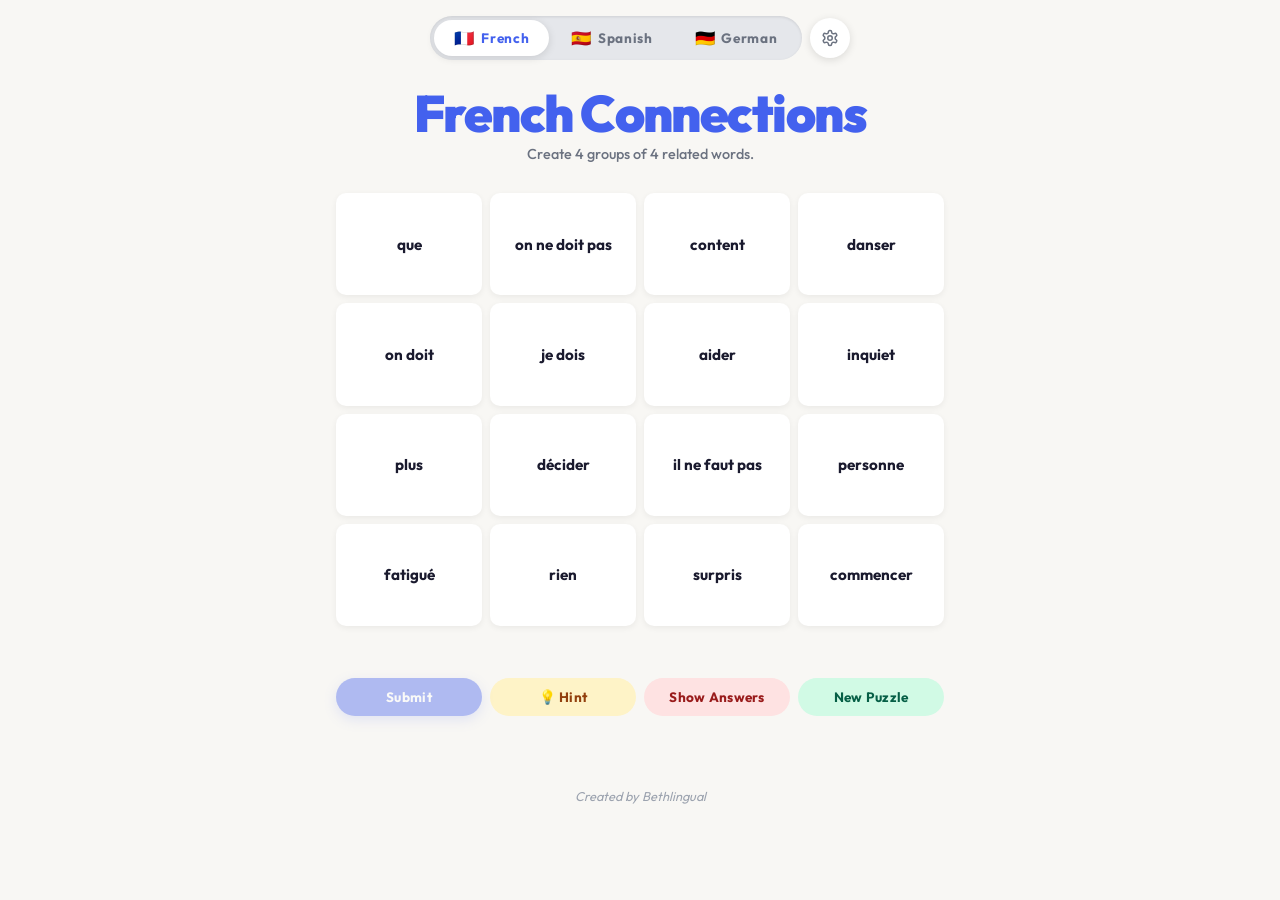
<file: index.html>
<!DOCTYPE html>
<html lang="en">
<head>
    <meta charset="UTF-8">
    <meta name="viewport" content="width=device-width, initial-scale=1.0">
    <title>Language Connections</title>
    <link rel="preconnect" href="https://fonts.googleapis.com">
    <link rel="preconnect" href="https://fonts.gstatic.com" crossorigin>
    <link href="https://fonts.googleapis.com/css2?family=Outfit:wght@400;600;700;900&family=Space+Grotesk:wght@400;500;700&display=swap" rel="stylesheet">
    <link rel="stylesheet" href="css/styles.css">
</head>
<body class="lang-fr">
    <!-- Settings modal -->
    <div id="modal-settings" class="modal-overlay hidden">
        <div class="modal-box">
            <div class="modal-header">
                <div class="modal-title" id="modal-title-text">Puzzle Settings</div>
                <button class="modal-close" id="btn-close-settings">
                    <svg xmlns="http://www.w3.org/2000/svg" width="20" height="20" fill="none" stroke="currentColor" stroke-width="2" stroke-linecap="round" stroke-linejoin="round" viewBox="0 0 24 24"><line x1="18" y1="6" x2="6" y2="18"/><line x1="6" y1="6" x2="18" y2="18"/></svg>
                </button>
            </div>
            <div class="modal-body">
                <p class="settings-hint" id="settings-hint-text">Select categories (minimum 4 required). The puzzle randomly picks 4 of your chosen categories each time.</p>
                <div id="settings-grouped-list"></div>
            </div>
            <div class="modal-footer">
                <div class="modal-meta-btns">
                    <button class="meta-btn" id="btn-select-all">Select all</button>
                    <span style="color:#e5e7eb">|</span>
                    <button class="meta-btn" id="btn-deselect-all">Deselect all</button>
                </div>
                <div id="settings-error" style="display:none; font-size:0.8rem; font-weight:700; color:#dc2626; background:#fee2e2; border:1.5px solid #fca5a5; border-radius:8px; padding:7px 12px; max-width:220px; text-align:center; line-height:1.3;">
                    Please select at least 4 categories before applying.
                </div>
                <button class="btn-apply" id="btn-save-settings">Apply & New Puzzle</button>
            </div>
        </div>
    </div>

    <!-- Main app -->
    <div class="top-bar">
        <div class="lang-bar">
            <div class="lang-toggle">
                <button class="lang-btn active" data-lang="fr"><span class="flag">🇫🇷</span> French</button>
                <button class="lang-btn" data-lang="es"><span class="flag">🇪🇸</span> Spanish</button>
                <button class="lang-btn" data-lang="de"><span class="flag">🇩🇪</span> German</button>
            </div>
            <button id="btn-settings" title="Settings">
                <svg xmlns="http://www.w3.org/2000/svg" width="18" height="18" viewBox="0 0 24 24" fill="none" stroke="currentColor" stroke-width="2" stroke-linecap="round" stroke-linejoin="round"><path d="M12.22 2h-.44a2 2 0 0 0-2 2v.18a2 2 0 0 1-1 1.73l-.43.25a2 2 0 0 1-2 0l-.15-.08a2 2 0 0 0-2.73.73l-.22.38a2 2 0 0 0 .73 2.73l.15.1a2 2 0 0 1 1 1.72v.51a2 2 0 0 1-1 1.74l-.15.09a2 2 0 0 0-.73 2.73l.22.38a2 2 0 0 0 2.73.73l.15-.08a2 2 0 0 1 2 0l.43.25a2 2 0 0 1 1 1.73V20a2 2 0 0 0 2 2h.44a2 2 0 0 0 2-2v-.18a2 2 0 0 1 1-1.73l.43-.25a2 2 0 0 1 2 0l.15.08a2 2 0 0 0 2.73-.73l.22-.39a2 2 0 0 0-.73-2.73l-.15-.08a2 2 0 0 1-1-1.74v-.5a2 2 0 0 1 1-1.74l.15-.09a2 2 0 0 0 .73-2.73l-.22-.38a2 2 0 0 0-2.73-.73l-.15.08a2 2 0 0 1-2 0l-.43-.25a2 2 0 0 1-1-1.73V4a2 2 0 0 0-2-2z"/><circle cx="12" cy="12" r="3"/></svg>
            </button>
        </div>
    </div>

    <header class="app-header">
        <h1 class="game-title" id="game-title">French Connections</h1>
        <p class="game-subtitle" id="game-subtitle">Create 4 groups of 4 related words.</p>
    </header>

    <div class="main-content">
        <div id="solved-area"></div>
        <div id="game-grid"></div>
        <div id="message-box"></div>
        <div class="btn-row">
            <button class="btn btn-submit" id="btn-submit" disabled>Submit</button>
            <button class="btn btn-hint" id="btn-hint">💡 Hint</button>
            <button class="btn btn-answers" id="btn-answers">Show Answers</button>
            <button class="btn btn-new" id="btn-new">New Puzzle</button>
        </div>
    </div>

    <footer>Created by Bethlingual</footer>

    <script src="js/data/french.js"></script>
    <script src="js/data/spanish.js"></script>
    <script src="js/data/german.js"></script>
    <script src="js/storage.js"></script>
    <script src="js/ui.js"></script>
    <script src="js/game.js"></script>
</body>
</html>
</file>
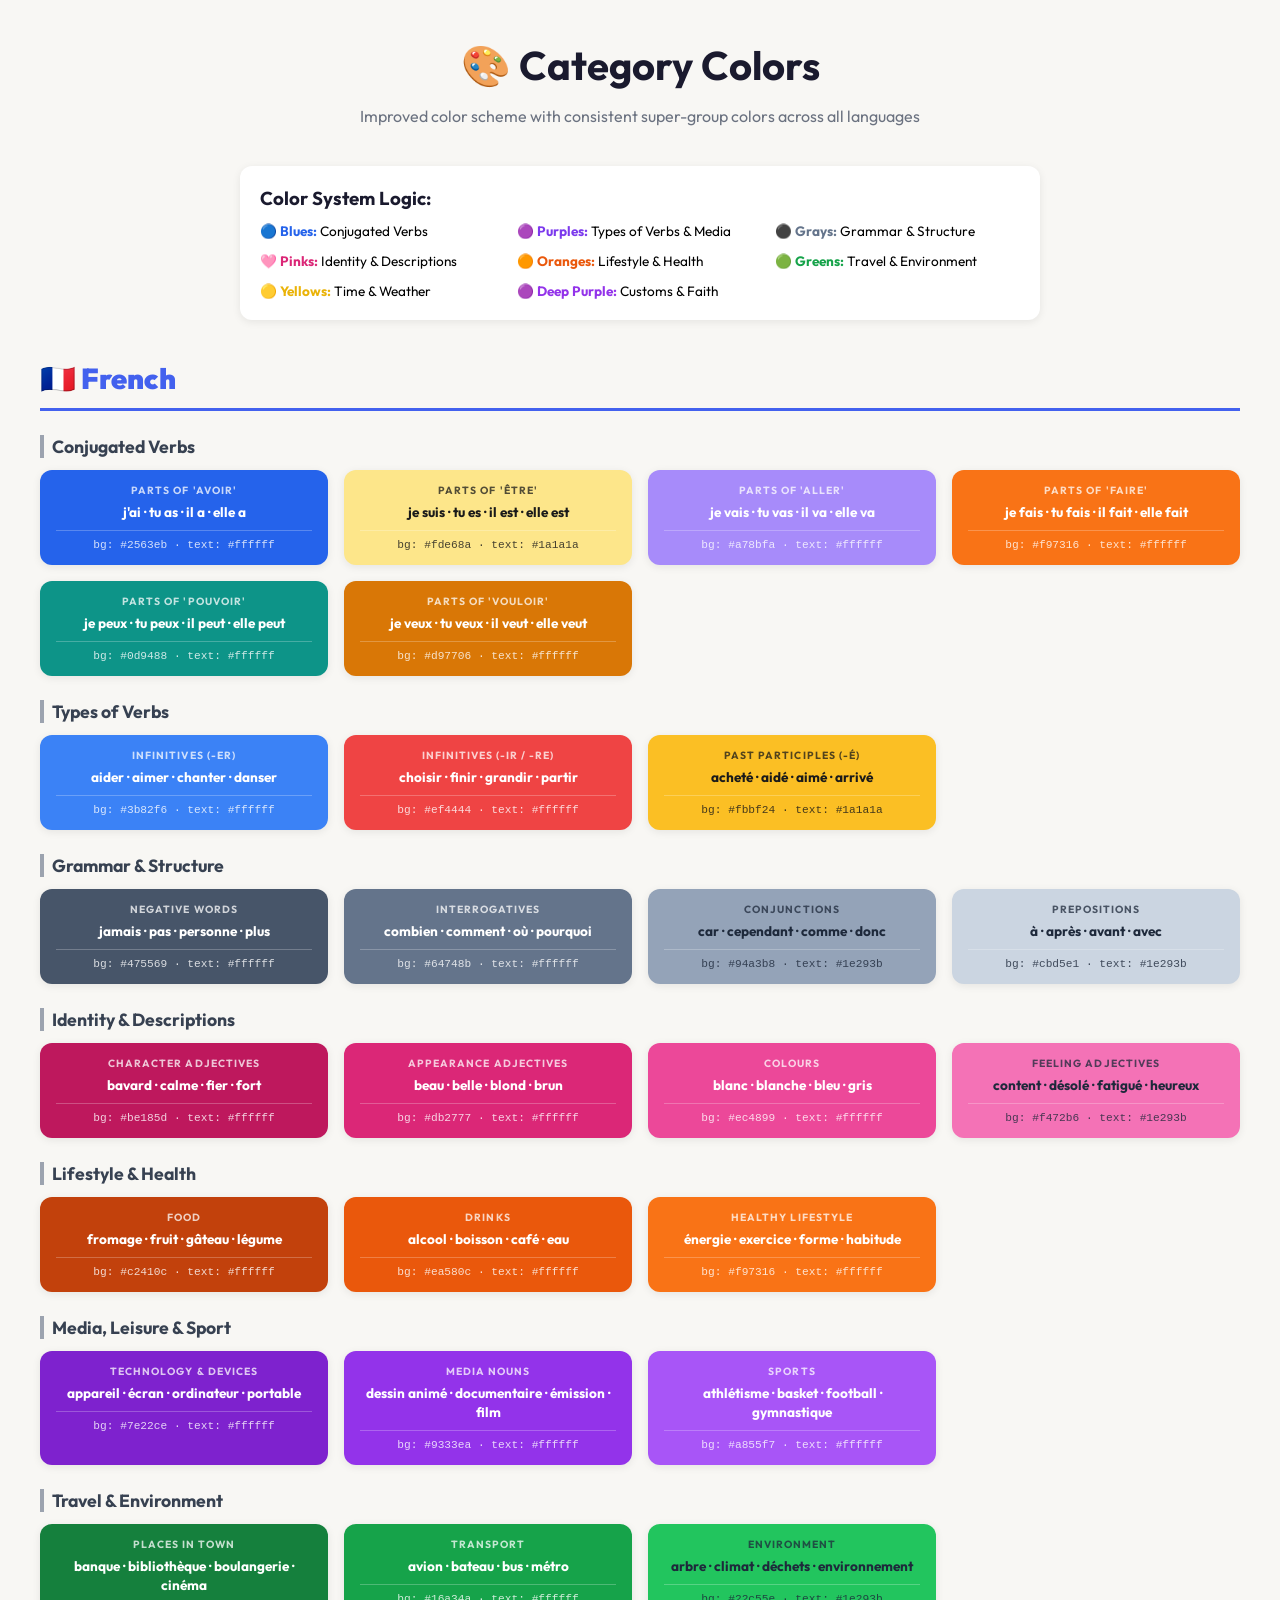
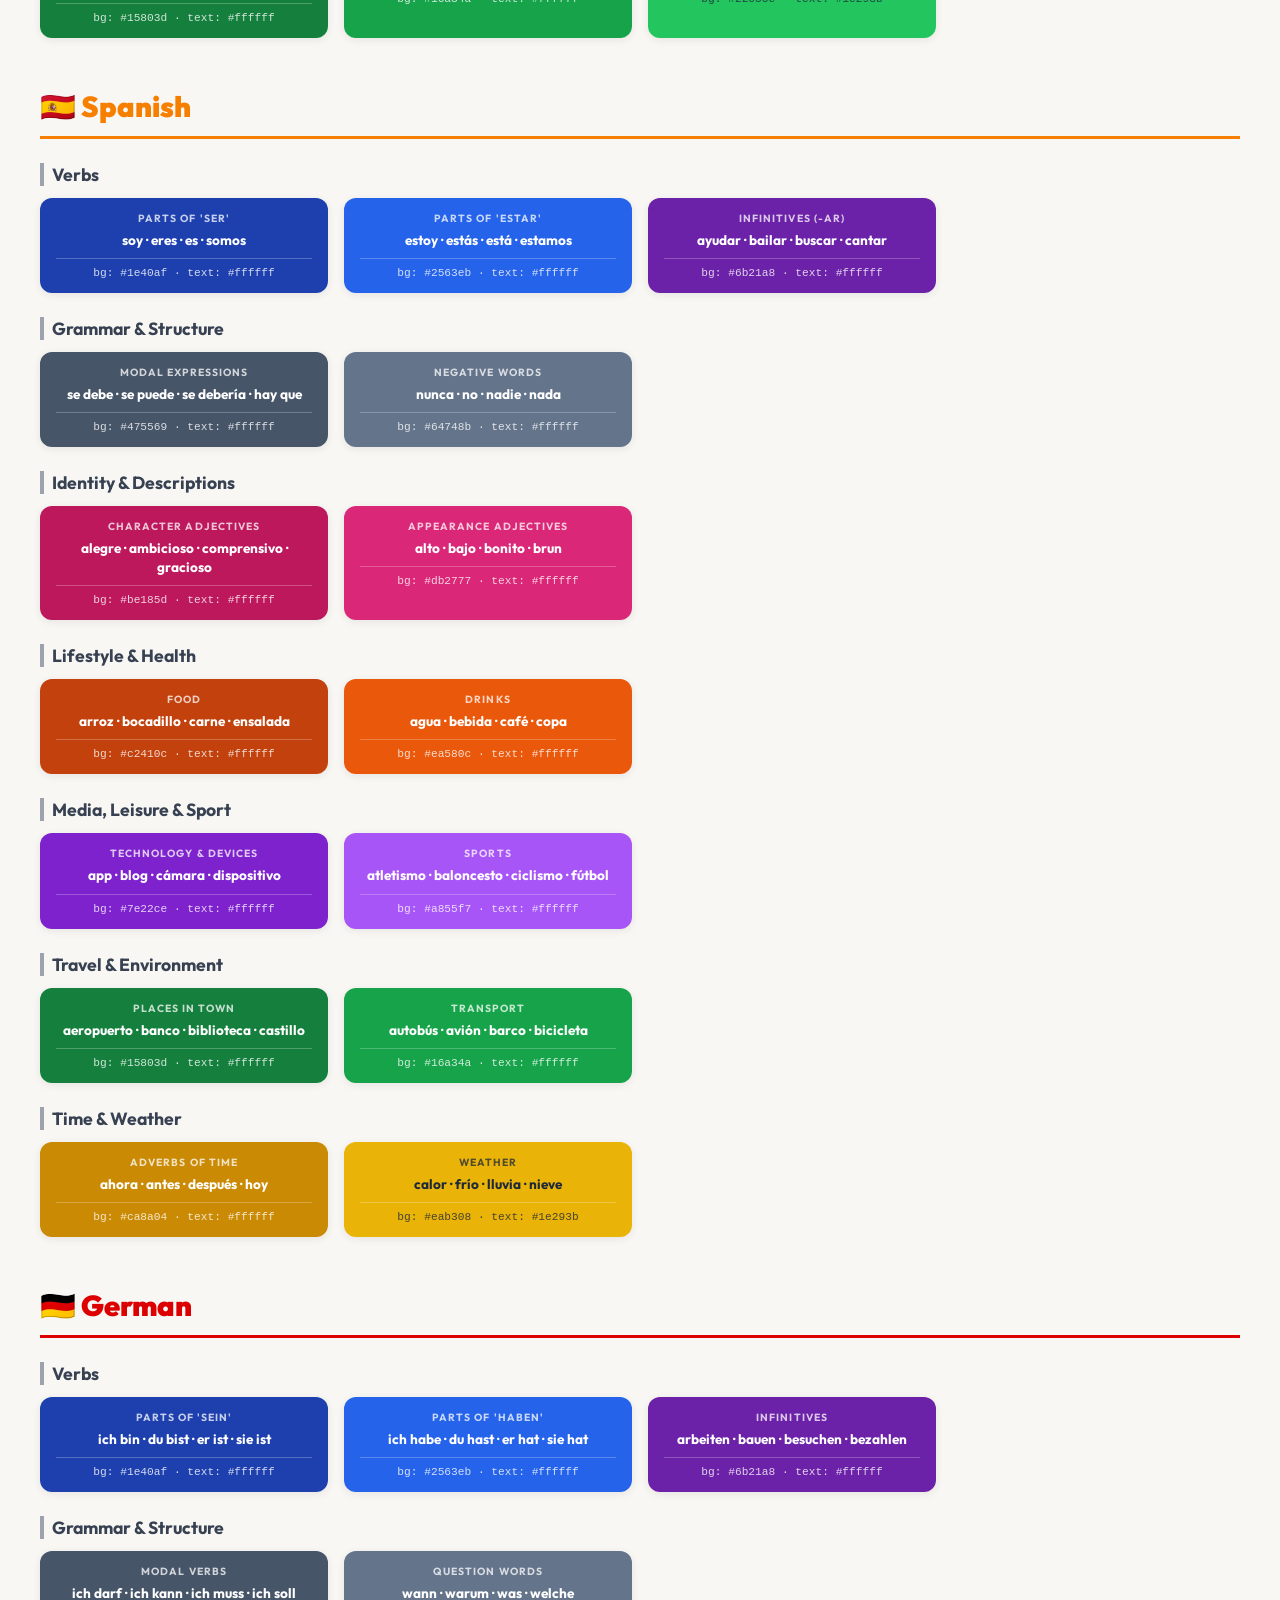
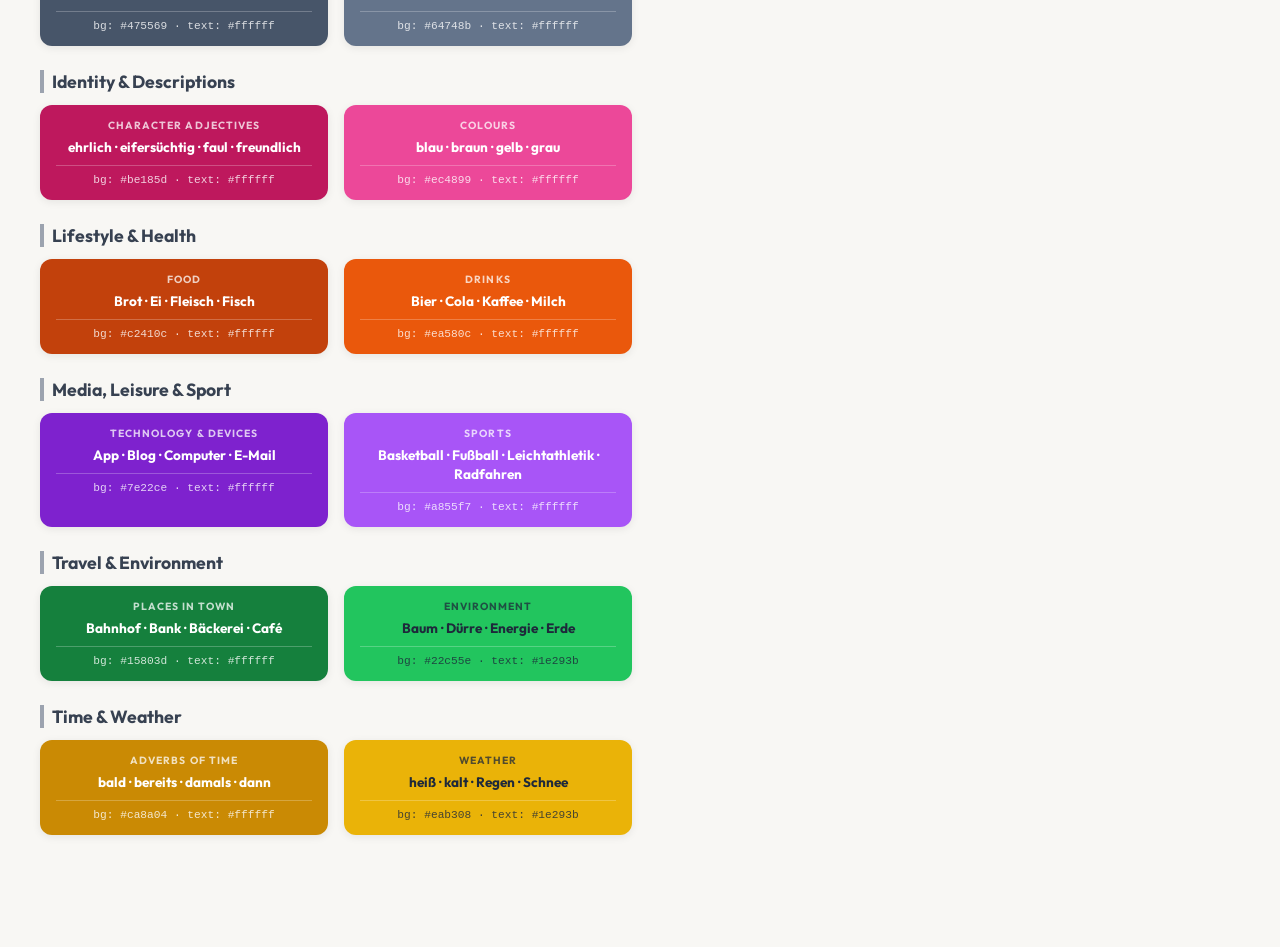
<file: designs/category-colours.html>
<!DOCTYPE html>
<html lang="en">
<head>
    <meta charset="UTF-8">
    <meta name="viewport" content="width=device-width, initial-scale=1.0">
    <title>Category Colors - Language Connections</title>
    <link rel="preconnect" href="https://fonts.googleapis.com">
    <link rel="preconnect" href="https://fonts.gstatic.com" crossorigin>
    <link href="https://fonts.googleapis.com/css2?family=Outfit:wght@400;600;700;900&display=swap" rel="stylesheet">
    <style>
        * { box-sizing: border-box; margin: 0; padding: 0; }
        
        body {
            font-family: 'Outfit', sans-serif;
            background: #f8f7f4;
            padding: 40px 20px;
        }

        .container {
            max-width: 1200px;
            margin: 0 auto;
        }

        h1 {
            text-align: center;
            margin-bottom: 16px;
            font-size: 2.5rem;
            color: #1a1a2e;
        }

        .subtitle {
            text-align: center;
            color: #6b7280;
            margin-bottom: 40px;
            font-size: 1rem;
        }

        .language-section {
            margin-bottom: 50px;
        }

        .language-title {
            font-size: 1.8rem;
            font-weight: 900;
            margin-bottom: 24px;
            padding-bottom: 12px;
            border-bottom: 3px solid #e5e7eb;
        }

        .language-title.french { color: #4361ee; border-color: #4361ee; }
        .language-title.spanish { color: #f77f00; border-color: #f77f00; }
        .language-title.german { color: #dd0000; border-color: #dd0000; }

        .categories-grid {
            display: grid;
            grid-template-columns: repeat(auto-fill, minmax(280px, 1fr));
            gap: 16px;
        }

        .category-card {
            border-radius: 12px;
            padding: 14px 16px;
            text-align: center;
            box-shadow: 0 2px 8px rgba(0,0,0,0.08);
            transition: transform 0.2s;
        }

        .category-card:hover {
            transform: translateY(-2px);
            box-shadow: 0 4px 12px rgba(0,0,0,0.12);
        }

        .cat-label {
            font-size: 0.65rem;
            font-weight: 700;
            text-transform: uppercase;
            letter-spacing: 0.1em;
            opacity: 0.75;
            margin-bottom: 6px;
        }

        .cat-words {
            font-size: 0.85rem;
            font-weight: 700;
            line-height: 1.4;
        }

        .color-info {
            margin-top: 8px;
            padding-top: 8px;
            border-top: 1px solid rgba(255,255,255,0.3);
            font-size: 0.7rem;
            font-family: monospace;
            opacity: 0.8;
        }

        .super-group-header {
            font-size: 1.1rem;
            font-weight: 700;
            color: #374151;
            margin: 24px 0 12px 0;
            padding-left: 8px;
            border-left: 4px solid #9ca3af;
        }
    </style>
</head>
<body>
    <div class="container">
        <h1>🎨 Category Colors</h1>
        <p class="subtitle">Improved color scheme with consistent super-group colors across all languages</p>
        
        <div style="max-width: 800px; margin: 0 auto 40px; padding: 20px; background: white; border-radius: 12px; box-shadow: 0 2px 8px rgba(0,0,0,0.08);">
            <h3 style="margin-bottom: 12px; color: #1a1a2e;">Color System Logic:</h3>
            <div style="display: grid; grid-template-columns: repeat(auto-fit, minmax(200px, 1fr)); gap: 12px; font-size: 0.85rem;">
                <div><strong style="color: #2563eb;">🔵 Blues:</strong> Conjugated Verbs</div>
                <div><strong style="color: #7c3aed;">🟣 Purples:</strong> Types of Verbs & Media</div>
                <div><strong style="color: #64748b;">⚫ Grays:</strong> Grammar & Structure</div>
                <div><strong style="color: #db2777;">🩷 Pinks:</strong> Identity & Descriptions</div>
                <div><strong style="color: #ea580c;">🟠 Oranges:</strong> Lifestyle & Health</div>
                <div><strong style="color: #16a34a;">🟢 Greens:</strong> Travel & Environment</div>
                <div><strong style="color: #eab308;">🟡 Yellows:</strong> Time & Weather</div>
                <div><strong style="color: #9333ea;">🟣 Deep Purple:</strong> Customs & Faith</div>
            </div>
        </div>

        <!-- FRENCH -->
        <div class="language-section">
            <h2 class="language-title french">🇫🇷 French</h2>

            <div class="super-group-header">Conjugated Verbs</div>
            <div class="categories-grid">
                <div class="category-card" style="background: #2563eb; color: #ffffff;">
                    <div class="cat-label">Parts of 'avoir'</div>
                    <div class="cat-words">j'ai · tu as · il a · elle a</div>
                    <div class="color-info">bg: #2563eb · text: #ffffff</div>
                </div>
                <div class="category-card" style="background: #fde68a; color: #1a1a1a;">
                    <div class="cat-label">Parts of 'être'</div>
                    <div class="cat-words">je suis · tu es · il est · elle est</div>
                    <div class="color-info">bg: #fde68a · text: #1a1a1a</div>
                </div>
                <div class="category-card" style="background: #a78bfa; color: #ffffff;">
                    <div class="cat-label">Parts of 'aller'</div>
                    <div class="cat-words">je vais · tu vas · il va · elle va</div>
                    <div class="color-info">bg: #a78bfa · text: #ffffff</div>
                </div>
                <div class="category-card" style="background: #f97316; color: #ffffff;">
                    <div class="cat-label">Parts of 'faire'</div>
                    <div class="cat-words">je fais · tu fais · il fait · elle fait</div>
                    <div class="color-info">bg: #f97316 · text: #ffffff</div>
                </div>
                <div class="category-card" style="background: #0d9488; color: #ffffff;">
                    <div class="cat-label">Parts of 'pouvoir'</div>
                    <div class="cat-words">je peux · tu peux · il peut · elle peut</div>
                    <div class="color-info">bg: #0d9488 · text: #ffffff</div>
                </div>
                <div class="category-card" style="background: #d97706; color: #ffffff;">
                    <div class="cat-label">Parts of 'vouloir'</div>
                    <div class="cat-words">je veux · tu veux · il veut · elle veut</div>
                    <div class="color-info">bg: #d97706 · text: #ffffff</div>
                </div>
            </div>

            <div class="super-group-header">Types of Verbs</div>
            <div class="categories-grid">
                <div class="category-card" style="background: #3b82f6; color: #ffffff;">
                    <div class="cat-label">Infinitives (-er)</div>
                    <div class="cat-words">aider · aimer · chanter · danser</div>
                    <div class="color-info">bg: #3b82f6 · text: #ffffff</div>
                </div>
                <div class="category-card" style="background: #ef4444; color: #ffffff;">
                    <div class="cat-label">Infinitives (-ir / -re)</div>
                    <div class="cat-words">choisir · finir · grandir · partir</div>
                    <div class="color-info">bg: #ef4444 · text: #ffffff</div>
                </div>
                <div class="category-card" style="background: #fbbf24; color: #1a1a1a;">
                    <div class="cat-label">Past Participles (-é)</div>
                    <div class="cat-words">acheté · aidé · aimé · arrivé</div>
                    <div class="color-info">bg: #fbbf24 · text: #1a1a1a</div>
                </div>
            </div>

            <div class="super-group-header">Grammar & Structure</div>
            <div class="categories-grid">
                <div class="category-card" style="background: #475569; color: #ffffff;">
                    <div class="cat-label">Negative Words</div>
                    <div class="cat-words">jamais · pas · personne · plus</div>
                    <div class="color-info">bg: #475569 · text: #ffffff</div>
                </div>
                <div class="category-card" style="background: #64748b; color: #ffffff;">
                    <div class="cat-label">Interrogatives</div>
                    <div class="cat-words">combien · comment · où · pourquoi</div>
                    <div class="color-info">bg: #64748b · text: #ffffff</div>
                </div>
                <div class="category-card" style="background: #94a3b8; color: #1e293b;">
                    <div class="cat-label">Conjunctions</div>
                    <div class="cat-words">car · cependant · comme · donc</div>
                    <div class="color-info">bg: #94a3b8 · text: #1e293b</div>
                </div>
                <div class="category-card" style="background: #cbd5e1; color: #1e293b;">
                    <div class="cat-label">Prepositions</div>
                    <div class="cat-words">à · après · avant · avec</div>
                    <div class="color-info">bg: #cbd5e1 · text: #1e293b</div>
                </div>
            </div>

            <div class="super-group-header">Identity & Descriptions</div>
            <div class="categories-grid">
                <div class="category-card" style="background: #be185d; color: #ffffff;">
                    <div class="cat-label">Character Adjectives</div>
                    <div class="cat-words">bavard · calme · fier · fort</div>
                    <div class="color-info">bg: #be185d · text: #ffffff</div>
                </div>
                <div class="category-card" style="background: #db2777; color: #ffffff;">
                    <div class="cat-label">Appearance Adjectives</div>
                    <div class="cat-words">beau · belle · blond · brun</div>
                    <div class="color-info">bg: #db2777 · text: #ffffff</div>
                </div>
                <div class="category-card" style="background: #ec4899; color: #ffffff;">
                    <div class="cat-label">Colours</div>
                    <div class="cat-words">blanc · blanche · bleu · gris</div>
                    <div class="color-info">bg: #ec4899 · text: #ffffff</div>
                </div>
                <div class="category-card" style="background: #f472b6; color: #1e293b;">
                    <div class="cat-label">Feeling Adjectives</div>
                    <div class="cat-words">content · désolé · fatigué · heureux</div>
                    <div class="color-info">bg: #f472b6 · text: #1e293b</div>
                </div>
            </div>

            <div class="super-group-header">Lifestyle & Health</div>
            <div class="categories-grid">
                <div class="category-card" style="background: #c2410c; color: #ffffff;">
                    <div class="cat-label">Food</div>
                    <div class="cat-words">fromage · fruit · gâteau · légume</div>
                    <div class="color-info">bg: #c2410c · text: #ffffff</div>
                </div>
                <div class="category-card" style="background: #ea580c; color: #ffffff;">
                    <div class="cat-label">Drinks</div>
                    <div class="cat-words">alcool · boisson · café · eau</div>
                    <div class="color-info">bg: #ea580c · text: #ffffff</div>
                </div>
                <div class="category-card" style="background: #f97316; color: #ffffff;">
                    <div class="cat-label">Healthy Lifestyle</div>
                    <div class="cat-words">énergie · exercice · forme · habitude</div>
                    <div class="color-info">bg: #f97316 · text: #ffffff</div>
                </div>
            </div>

            <div class="super-group-header">Media, Leisure & Sport</div>
            <div class="categories-grid">
                <div class="category-card" style="background: #7e22ce; color: #ffffff;">
                    <div class="cat-label">Technology & Devices</div>
                    <div class="cat-words">appareil · écran · ordinateur · portable</div>
                    <div class="color-info">bg: #7e22ce · text: #ffffff</div>
                </div>
                <div class="category-card" style="background: #9333ea; color: #ffffff;">
                    <div class="cat-label">Media Nouns</div>
                    <div class="cat-words">dessin animé · documentaire · émission · film</div>
                    <div class="color-info">bg: #9333ea · text: #ffffff</div>
                </div>
                <div class="category-card" style="background: #a855f7; color: #ffffff;">
                    <div class="cat-label">Sports</div>
                    <div class="cat-words">athlétisme · basket · football · gymnastique</div>
                    <div class="color-info">bg: #a855f7 · text: #ffffff</div>
                </div>
            </div>

            <div class="super-group-header">Travel & Environment</div>
            <div class="categories-grid">
                <div class="category-card" style="background: #15803d; color: #ffffff;">
                    <div class="cat-label">Places in Town</div>
                    <div class="cat-words">banque · bibliothèque · boulangerie · cinéma</div>
                    <div class="color-info">bg: #15803d · text: #ffffff</div>
                </div>
                <div class="category-card" style="background: #16a34a; color: #ffffff;">
                    <div class="cat-label">Transport</div>
                    <div class="cat-words">avion · bateau · bus · métro</div>
                    <div class="color-info">bg: #16a34a · text: #ffffff</div>
                </div>
                <div class="category-card" style="background: #22c55e; color: #1e293b;">
                    <div class="cat-label">Environment</div>
                    <div class="cat-words">arbre · climat · déchets · environnement</div>
                    <div class="color-info">bg: #22c55e · text: #1e293b</div>
                </div>
            </div>
        </div>

        <!-- SPANISH -->
        <div class="language-section">
            <h2 class="language-title spanish">🇪🇸 Spanish</h2>

            <div class="super-group-header">Verbs</div>
            <div class="categories-grid">
                <div class="category-card" style="background: #1e40af; color: #ffffff;">
                    <div class="cat-label">Parts of 'ser'</div>
                    <div class="cat-words">soy · eres · es · somos</div>
                    <div class="color-info">bg: #1e40af · text: #ffffff</div>
                </div>
                <div class="category-card" style="background: #2563eb; color: #ffffff;">
                    <div class="cat-label">Parts of 'estar'</div>
                    <div class="cat-words">estoy · estás · está · estamos</div>
                    <div class="color-info">bg: #2563eb · text: #ffffff</div>
                </div>
                <div class="category-card" style="background: #6b21a8; color: #ffffff;">
                    <div class="cat-label">Infinitives (-ar)</div>
                    <div class="cat-words">ayudar · bailar · buscar · cantar</div>
                    <div class="color-info">bg: #6b21a8 · text: #ffffff</div>
                </div>
            </div>

            <div class="super-group-header">Grammar & Structure</div>
            <div class="categories-grid">
                <div class="category-card" style="background: #475569; color: #ffffff;">
                    <div class="cat-label">Modal Expressions</div>
                    <div class="cat-words">se debe · se puede · se debería · hay que</div>
                    <div class="color-info">bg: #475569 · text: #ffffff</div>
                </div>
                <div class="category-card" style="background: #64748b; color: #ffffff;">
                    <div class="cat-label">Negative Words</div>
                    <div class="cat-words">nunca · no · nadie · nada</div>
                    <div class="color-info">bg: #64748b · text: #ffffff</div>
                </div>
            </div>

            <div class="super-group-header">Identity & Descriptions</div>
            <div class="categories-grid">
                <div class="category-card" style="background: #be185d; color: #ffffff;">
                    <div class="cat-label">Character Adjectives</div>
                    <div class="cat-words">alegre · ambicioso · comprensivo · gracioso</div>
                    <div class="color-info">bg: #be185d · text: #ffffff</div>
                </div>
                <div class="category-card" style="background: #db2777; color: #ffffff;">
                    <div class="cat-label">Appearance Adjectives</div>
                    <div class="cat-words">alto · bajo · bonito · brun</div>
                    <div class="color-info">bg: #db2777 · text: #ffffff</div>
                </div>
            </div>

            <div class="super-group-header">Lifestyle & Health</div>
            <div class="categories-grid">
                <div class="category-card" style="background: #c2410c; color: #ffffff;">
                    <div class="cat-label">Food</div>
                    <div class="cat-words">arroz · bocadillo · carne · ensalada</div>
                    <div class="color-info">bg: #c2410c · text: #ffffff</div>
                </div>
                <div class="category-card" style="background: #ea580c; color: #ffffff;">
                    <div class="cat-label">Drinks</div>
                    <div class="cat-words">agua · bebida · café · copa</div>
                    <div class="color-info">bg: #ea580c · text: #ffffff</div>
                </div>
            </div>

            <div class="super-group-header">Media, Leisure & Sport</div>
            <div class="categories-grid">
                <div class="category-card" style="background: #7e22ce; color: #ffffff;">
                    <div class="cat-label">Technology & Devices</div>
                    <div class="cat-words">app · blog · cámara · dispositivo</div>
                    <div class="color-info">bg: #7e22ce · text: #ffffff</div>
                </div>
                <div class="category-card" style="background: #a855f7; color: #ffffff;">
                    <div class="cat-label">Sports</div>
                    <div class="cat-words">atletismo · baloncesto · ciclismo · fútbol</div>
                    <div class="color-info">bg: #a855f7 · text: #ffffff</div>
                </div>
            </div>

            <div class="super-group-header">Travel & Environment</div>
            <div class="categories-grid">
                <div class="category-card" style="background: #15803d; color: #ffffff;">
                    <div class="cat-label">Places in Town</div>
                    <div class="cat-words">aeropuerto · banco · biblioteca · castillo</div>
                    <div class="color-info">bg: #15803d · text: #ffffff</div>
                </div>
                <div class="category-card" style="background: #16a34a; color: #ffffff;">
                    <div class="cat-label">Transport</div>
                    <div class="cat-words">autobús · avión · barco · bicicleta</div>
                    <div class="color-info">bg: #16a34a · text: #ffffff</div>
                </div>
            </div>

            <div class="super-group-header">Time & Weather</div>
            <div class="categories-grid">
                <div class="category-card" style="background: #ca8a04; color: #ffffff;">
                    <div class="cat-label">Adverbs of Time</div>
                    <div class="cat-words">ahora · antes · después · hoy</div>
                    <div class="color-info">bg: #ca8a04 · text: #ffffff</div>
                </div>
                <div class="category-card" style="background: #eab308; color: #1e293b;">
                    <div class="cat-label">Weather</div>
                    <div class="cat-words">calor · frío · lluvia · nieve</div>
                    <div class="color-info">bg: #eab308 · text: #1e293b</div>
                </div>
            </div>
        </div>

        <!-- GERMAN -->
        <div class="language-section">
            <h2 class="language-title german">🇩🇪 German</h2>

            <div class="super-group-header">Verbs</div>
            <div class="categories-grid">
                <div class="category-card" style="background: #1e40af; color: #ffffff;">
                    <div class="cat-label">Parts of 'sein'</div>
                    <div class="cat-words">ich bin · du bist · er ist · sie ist</div>
                    <div class="color-info">bg: #1e40af · text: #ffffff</div>
                </div>
                <div class="category-card" style="background: #2563eb; color: #ffffff;">
                    <div class="cat-label">Parts of 'haben'</div>
                    <div class="cat-words">ich habe · du hast · er hat · sie hat</div>
                    <div class="color-info">bg: #2563eb · text: #ffffff</div>
                </div>
                <div class="category-card" style="background: #6b21a8; color: #ffffff;">
                    <div class="cat-label">Infinitives</div>
                    <div class="cat-words">arbeiten · bauen · besuchen · bezahlen</div>
                    <div class="color-info">bg: #6b21a8 · text: #ffffff</div>
                </div>
            </div>

            <div class="super-group-header">Grammar & Structure</div>
            <div class="categories-grid">
                <div class="category-card" style="background: #475569; color: #ffffff;">
                    <div class="cat-label">Modal Verbs</div>
                    <div class="cat-words">ich darf · ich kann · ich muss · ich soll</div>
                    <div class="color-info">bg: #475569 · text: #ffffff</div>
                </div>
                <div class="category-card" style="background: #64748b; color: #ffffff;">
                    <div class="cat-label">Question Words</div>
                    <div class="cat-words">wann · warum · was · welche</div>
                    <div class="color-info">bg: #64748b · text: #ffffff</div>
                </div>
            </div>

            <div class="super-group-header">Identity & Descriptions</div>
            <div class="categories-grid">
                <div class="category-card" style="background: #be185d; color: #ffffff;">
                    <div class="cat-label">Character Adjectives</div>
                    <div class="cat-words">ehrlich · eifersüchtig · faul · freundlich</div>
                    <div class="color-info">bg: #be185d · text: #ffffff</div>
                </div>
                <div class="category-card" style="background: #ec4899; color: #ffffff;">
                    <div class="cat-label">Colours</div>
                    <div class="cat-words">blau · braun · gelb · grau</div>
                    <div class="color-info">bg: #ec4899 · text: #ffffff</div>
                </div>
            </div>

            <div class="super-group-header">Lifestyle & Health</div>
            <div class="categories-grid">
                <div class="category-card" style="background: #c2410c; color: #ffffff;">
                    <div class="cat-label">Food</div>
                    <div class="cat-words">Brot · Ei · Fleisch · Fisch</div>
                    <div class="color-info">bg: #c2410c · text: #ffffff</div>
                </div>
                <div class="category-card" style="background: #ea580c; color: #ffffff;">
                    <div class="cat-label">Drinks</div>
                    <div class="cat-words">Bier · Cola · Kaffee · Milch</div>
                    <div class="color-info">bg: #ea580c · text: #ffffff</div>
                </div>
            </div>

            <div class="super-group-header">Media, Leisure & Sport</div>
            <div class="categories-grid">
                <div class="category-card" style="background: #7e22ce; color: #ffffff;">
                    <div class="cat-label">Technology & Devices</div>
                    <div class="cat-words">App · Blog · Computer · E-Mail</div>
                    <div class="color-info">bg: #7e22ce · text: #ffffff</div>
                </div>
                <div class="category-card" style="background: #a855f7; color: #ffffff;">
                    <div class="cat-label">Sports</div>
                    <div class="cat-words">Basketball · Fußball · Leichtathletik · Radfahren</div>
                    <div class="color-info">bg: #a855f7 · text: #ffffff</div>
                </div>
            </div>

            <div class="super-group-header">Travel & Environment</div>
            <div class="categories-grid">
                <div class="category-card" style="background: #15803d; color: #ffffff;">
                    <div class="cat-label">Places in Town</div>
                    <div class="cat-words">Bahnhof · Bank · Bäckerei · Café</div>
                    <div class="color-info">bg: #15803d · text: #ffffff</div>
                </div>
                <div class="category-card" style="background: #22c55e; color: #1e293b;">
                    <div class="cat-label">Environment</div>
                    <div class="cat-words">Baum · Dürre · Energie · Erde</div>
                    <div class="color-info">bg: #22c55e · text: #1e293b</div>
                </div>
            </div>

            <div class="super-group-header">Time & Weather</div>
            <div class="categories-grid">
                <div class="category-card" style="background: #ca8a04; color: #ffffff;">
                    <div class="cat-label">Adverbs of Time</div>
                    <div class="cat-words">bald · bereits · damals · dann</div>
                    <div class="color-info">bg: #ca8a04 · text: #ffffff</div>
                </div>
                <div class="category-card" style="background: #eab308; color: #1e293b;">
                    <div class="cat-label">Weather</div>
                    <div class="cat-words">heiß · kalt · Regen · Schnee</div>
                    <div class="color-info">bg: #eab308 · text: #1e293b</div>
                </div>
            </div>
        </div>
    </div>
</body>
</html>
</file>
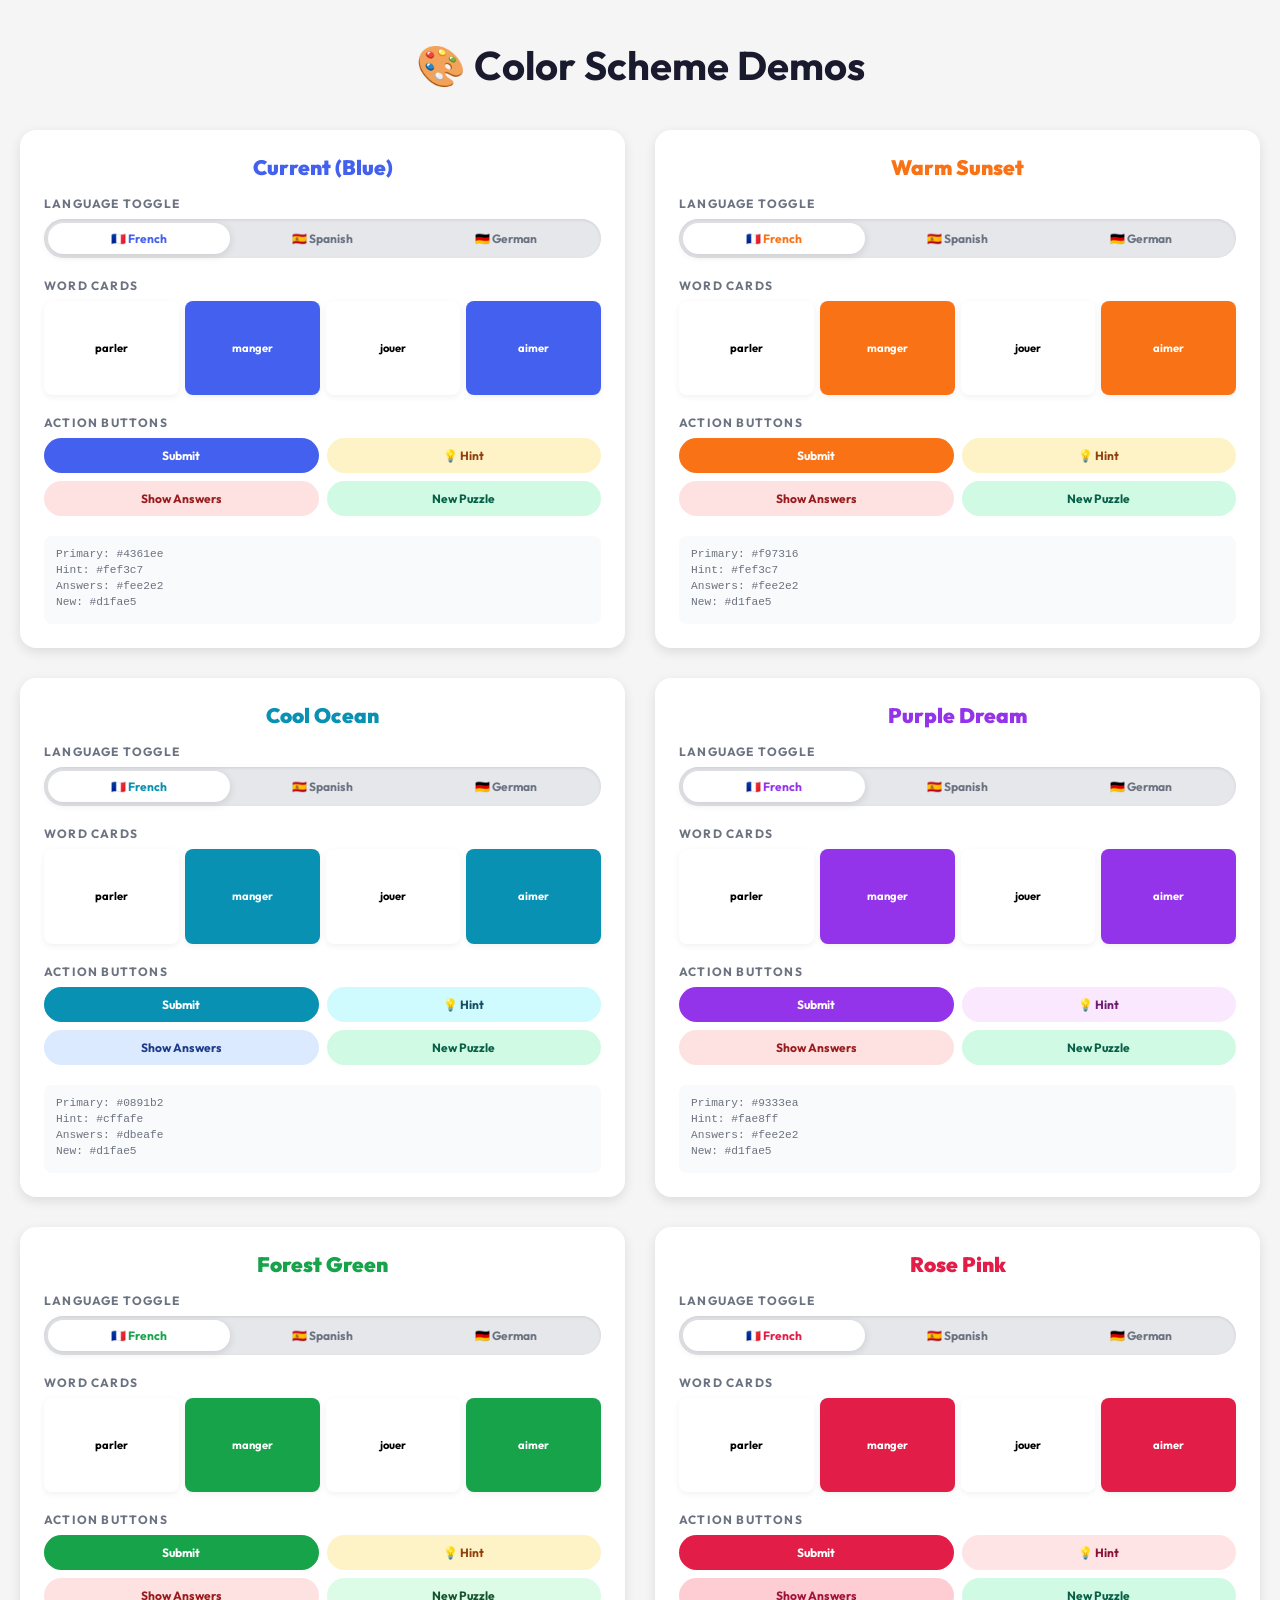
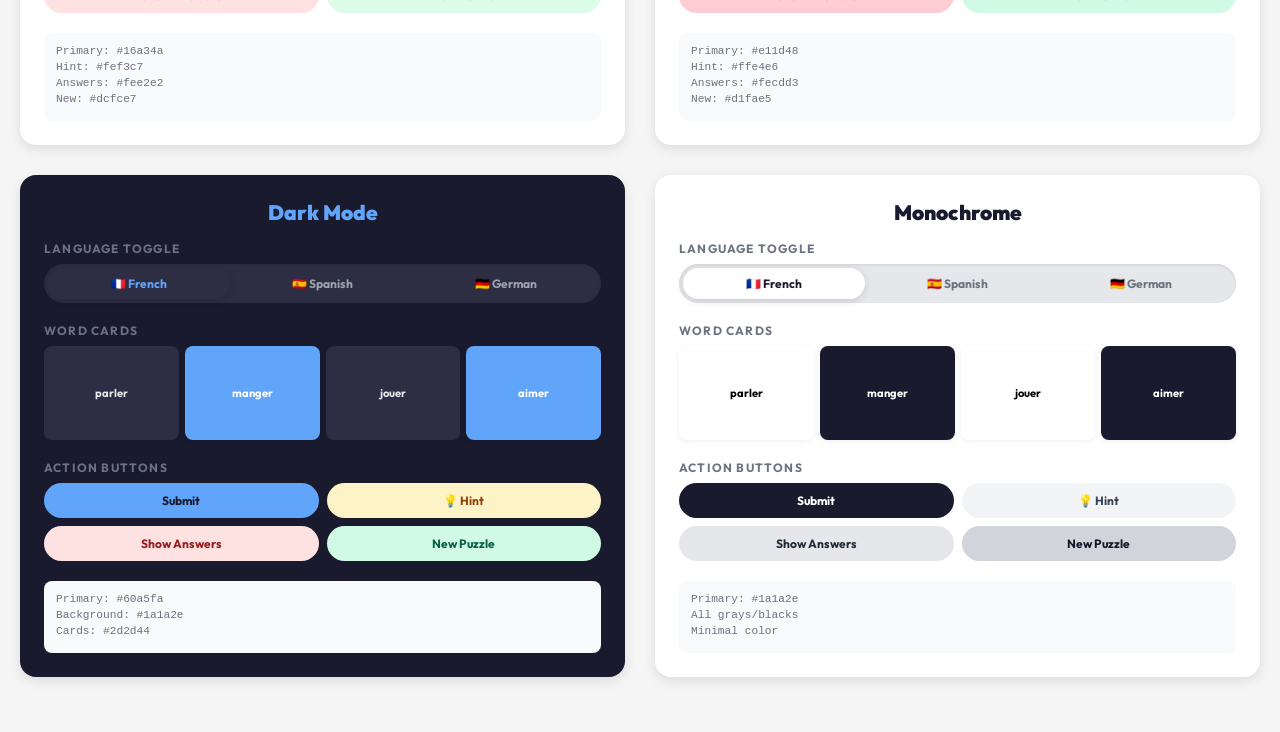
<file: designs/theme-schemes.html>
<!DOCTYPE html>
<html lang="en">
<head>
    <meta charset="UTF-8">
    <meta name="viewport" content="width=device-width, initial-scale=1.0">
    <title>Color Scheme Demos - Language Connections</title>
    <link rel="preconnect" href="https://fonts.googleapis.com">
    <link rel="preconnect" href="https://fonts.gstatic.com" crossorigin>
    <link href="https://fonts.googleapis.com/css2?family=Outfit:wght@400;600;700;900&display=swap" rel="stylesheet">
    <style>
        * { box-sizing: border-box; margin: 0; padding: 0; }
        
        body {
            font-family: 'Outfit', sans-serif;
            background: #f5f5f5;
            padding: 40px 20px;
        }

        .container {
            max-width: 1400px;
            margin: 0 auto;
        }

        h1 {
            text-align: center;
            margin-bottom: 40px;
            font-size: 2.5rem;
            color: #1a1a2e;
        }

        .schemes-grid {
            display: grid;
            grid-template-columns: repeat(auto-fit, minmax(400px, 1fr));
            gap: 30px;
        }

        .scheme-card {
            background: white;
            border-radius: 16px;
            padding: 24px;
            box-shadow: 0 4px 12px rgba(0,0,0,0.1);
        }

        .scheme-title {
            font-size: 1.3rem;
            font-weight: 900;
            margin-bottom: 16px;
            text-align: center;
        }

        .demo-section {
            margin-bottom: 20px;
        }

        .demo-label {
            font-size: 0.75rem;
            text-transform: uppercase;
            letter-spacing: 0.1em;
            color: #6b7280;
            margin-bottom: 8px;
            font-weight: 700;
        }

        .lang-toggle-demo {
            display: flex;
            background: #e5e7eb;
            border-radius: 100px;
            padding: 4px;
            gap: 2px;
            box-shadow: inset 0 1px 3px rgba(0,0,0,0.1);
            margin-bottom: 16px;
        }

        .lang-btn-demo {
            flex: 1;
            border: none;
            background: transparent;
            font-family: 'Outfit', sans-serif;
            font-weight: 700;
            font-size: 0.75rem;
            padding: 8px 12px;
            border-radius: 100px;
            color: #6b7280;
            text-align: center;
        }

        .lang-btn-demo.active {
            background: white;
            box-shadow: 0 2px 8px rgba(0,0,0,0.12);
        }

        .grid-demo {
            display: grid;
            grid-template-columns: repeat(4, 1fr);
            gap: 6px;
            margin-bottom: 16px;
        }

        .card-demo {
            aspect-ratio: 1 / 0.7;
            display: flex;
            align-items: center;
            justify-content: center;
            font-weight: 700;
            font-size: 0.7rem;
            padding: 4px;
            border-radius: 8px;
            background: white;
            border: 2px solid transparent;
            box-shadow: 0 2px 6px rgba(0,0,0,0.06);
            text-align: center;
        }

        .card-demo.selected {
            color: white !important;
        }

        .buttons-demo {
            display: grid;
            grid-template-columns: repeat(2, 1fr);
            gap: 8px;
        }

        .btn-demo {
            font-family: 'Outfit', sans-serif;
            font-weight: 700;
            font-size: 0.75rem;
            padding: 10px 8px;
            border-radius: 100px;
            border: none;
            text-align: center;
            color: white;
        }

        /* Current Scheme */
        .current .scheme-title { color: #4361ee; }
        .current .lang-btn-demo.active { color: #4361ee; }
        .current .card-demo.selected { background: #4361ee; }
        .current .btn-demo.submit { background: #4361ee; }
        .current .btn-demo.hint { background: #fef3c7; color: #92400e; }
        .current .btn-demo.answers { background: #fee2e2; color: #991b1b; }
        .current .btn-demo.new { background: #d1fae5; color: #065f46; }

        /* Warm Sunset */
        .warm .scheme-title { color: #f97316; }
        .warm .lang-btn-demo.active { color: #f97316; }
        .warm .card-demo.selected { background: #f97316; }
        .warm .btn-demo.submit { background: #f97316; }
        .warm .btn-demo.hint { background: #fef3c7; color: #92400e; }
        .warm .btn-demo.answers { background: #fee2e2; color: #991b1b; }
        .warm .btn-demo.new { background: #d1fae5; color: #065f46; }

        /* Cool Ocean */
        .ocean .scheme-title { color: #0891b2; }
        .ocean .lang-btn-demo.active { color: #0891b2; }
        .ocean .card-demo.selected { background: #0891b2; }
        .ocean .btn-demo.submit { background: #0891b2; }
        .ocean .btn-demo.hint { background: #cffafe; color: #164e63; }
        .ocean .btn-demo.answers { background: #dbeafe; color: #1e3a8a; }
        .ocean .btn-demo.new { background: #d1fae5; color: #065f46; }

        /* Purple Dream */
        .purple .scheme-title { color: #9333ea; }
        .purple .lang-btn-demo.active { color: #9333ea; }
        .purple .card-demo.selected { background: #9333ea; }
        .purple .btn-demo.submit { background: #9333ea; }
        .purple .btn-demo.hint { background: #fae8ff; color: #701a75; }
        .purple .btn-demo.answers { background: #fee2e2; color: #991b1b; }
        .purple .btn-demo.new { background: #d1fae5; color: #065f46; }

        /* Forest Green */
        .forest .scheme-title { color: #16a34a; }
        .forest .lang-btn-demo.active { color: #16a34a; }
        .forest .card-demo.selected { background: #16a34a; }
        .forest .btn-demo.submit { background: #16a34a; }
        .forest .btn-demo.hint { background: #fef3c7; color: #92400e; }
        .forest .btn-demo.answers { background: #fee2e2; color: #991b1b; }
        .forest .btn-demo.new { background: #dcfce7; color: #14532d; }

        /* Rose Pink */
        .rose .scheme-title { color: #e11d48; }
        .rose .lang-btn-demo.active { color: #e11d48; }
        .rose .card-demo.selected { background: #e11d48; }
        .rose .btn-demo.submit { background: #e11d48; }
        .rose .btn-demo.hint { background: #ffe4e6; color: #881337; }
        .rose .btn-demo.answers { background: #fecdd3; color: #9f1239; }
        .rose .btn-demo.new { background: #d1fae5; color: #065f46; }

        /* Dark Mode */
        .dark .scheme-title { color: #60a5fa; }
        .dark { background: #1a1a2e; }
        .dark .lang-toggle-demo { background: #2d2d44; }
        .dark .lang-btn-demo { color: #9ca3af; }
        .dark .lang-btn-demo.active { background: #2d2d44; color: #60a5fa; }
        .dark .card-demo { background: #2d2d44; color: #e5e7eb; }
        .dark .card-demo.selected { background: #60a5fa; color: #1a1a2e; }
        .dark .btn-demo.submit { background: #60a5fa; color: #1a1a2e; }
        .dark .btn-demo.hint { background: #fef3c7; color: #92400e; }
        .dark .btn-demo.answers { background: #fee2e2; color: #991b1b; }
        .dark .btn-demo.new { background: #d1fae5; color: #065f46; }

        /* Monochrome */
        .mono .scheme-title { color: #1a1a2e; }
        .mono .lang-btn-demo.active { color: #1a1a2e; }
        .mono .card-demo.selected { background: #1a1a2e; }
        .mono .btn-demo.submit { background: #1a1a2e; }
        .mono .btn-demo.hint { background: #f3f4f6; color: #374151; }
        .mono .btn-demo.answers { background: #e5e7eb; color: #1f2937; }
        .mono .btn-demo.new { background: #d1d5db; color: #111827; }

        .color-values {
            margin-top: 16px;
            padding: 12px;
            background: #f9fafb;
            border-radius: 8px;
            font-size: 0.7rem;
            font-family: monospace;
            color: #6b7280;
        }

        .color-values div {
            margin-bottom: 4px;
        }
    </style>
</head>
<body>
    <div class="container">
        <h1>🎨 Color Scheme Demos</h1>
        
        <div class="schemes-grid">
            <!-- Current Scheme -->
            <div class="scheme-card current">
                <h2 class="scheme-title">Current (Blue)</h2>
                
                <div class="demo-section">
                    <div class="demo-label">Language Toggle</div>
                    <div class="lang-toggle-demo">
                        <div class="lang-btn-demo active">🇫🇷 French</div>
                        <div class="lang-btn-demo">🇪🇸 Spanish</div>
                        <div class="lang-btn-demo">🇩🇪 German</div>
                    </div>
                </div>

                <div class="demo-section">
                    <div class="demo-label">Word Cards</div>
                    <div class="grid-demo">
                        <div class="card-demo">parler</div>
                        <div class="card-demo selected">manger</div>
                        <div class="card-demo">jouer</div>
                        <div class="card-demo selected">aimer</div>
                    </div>
                </div>

                <div class="demo-section">
                    <div class="demo-label">Action Buttons</div>
                    <div class="buttons-demo">
                        <div class="btn-demo submit">Submit</div>
                        <div class="btn-demo hint">💡 Hint</div>
                        <div class="btn-demo answers">Show Answers</div>
                        <div class="btn-demo new">New Puzzle</div>
                    </div>
                </div>

                <div class="color-values">
                    <div>Primary: #4361ee</div>
                    <div>Hint: #fef3c7</div>
                    <div>Answers: #fee2e2</div>
                    <div>New: #d1fae5</div>
                </div>
            </div>

            <!-- Warm Sunset -->
            <div class="scheme-card warm">
                <h2 class="scheme-title">Warm Sunset</h2>
                
                <div class="demo-section">
                    <div class="demo-label">Language Toggle</div>
                    <div class="lang-toggle-demo">
                        <div class="lang-btn-demo active">🇫🇷 French</div>
                        <div class="lang-btn-demo">🇪🇸 Spanish</div>
                        <div class="lang-btn-demo">🇩🇪 German</div>
                    </div>
                </div>

                <div class="demo-section">
                    <div class="demo-label">Word Cards</div>
                    <div class="grid-demo">
                        <div class="card-demo">parler</div>
                        <div class="card-demo selected">manger</div>
                        <div class="card-demo">jouer</div>
                        <div class="card-demo selected">aimer</div>
                    </div>
                </div>

                <div class="demo-section">
                    <div class="demo-label">Action Buttons</div>
                    <div class="buttons-demo">
                        <div class="btn-demo submit">Submit</div>
                        <div class="btn-demo hint">💡 Hint</div>
                        <div class="btn-demo answers">Show Answers</div>
                        <div class="btn-demo new">New Puzzle</div>
                    </div>
                </div>

                <div class="color-values">
                    <div>Primary: #f97316</div>
                    <div>Hint: #fef3c7</div>
                    <div>Answers: #fee2e2</div>
                    <div>New: #d1fae5</div>
                </div>
            </div>

            <!-- Cool Ocean -->
            <div class="scheme-card ocean">
                <h2 class="scheme-title">Cool Ocean</h2>
                
                <div class="demo-section">
                    <div class="demo-label">Language Toggle</div>
                    <div class="lang-toggle-demo">
                        <div class="lang-btn-demo active">🇫🇷 French</div>
                        <div class="lang-btn-demo">🇪🇸 Spanish</div>
                        <div class="lang-btn-demo">🇩🇪 German</div>
                    </div>
                </div>

                <div class="demo-section">
                    <div class="demo-label">Word Cards</div>
                    <div class="grid-demo">
                        <div class="card-demo">parler</div>
                        <div class="card-demo selected">manger</div>
                        <div class="card-demo">jouer</div>
                        <div class="card-demo selected">aimer</div>
                    </div>
                </div>

                <div class="demo-section">
                    <div class="demo-label">Action Buttons</div>
                    <div class="buttons-demo">
                        <div class="btn-demo submit">Submit</div>
                        <div class="btn-demo hint">💡 Hint</div>
                        <div class="btn-demo answers">Show Answers</div>
                        <div class="btn-demo new">New Puzzle</div>
                    </div>
                </div>

                <div class="color-values">
                    <div>Primary: #0891b2</div>
                    <div>Hint: #cffafe</div>
                    <div>Answers: #dbeafe</div>
                    <div>New: #d1fae5</div>
                </div>
            </div>

            <!-- Purple Dream -->
            <div class="scheme-card purple">
                <h2 class="scheme-title">Purple Dream</h2>
                
                <div class="demo-section">
                    <div class="demo-label">Language Toggle</div>
                    <div class="lang-toggle-demo">
                        <div class="lang-btn-demo active">🇫🇷 French</div>
                        <div class="lang-btn-demo">🇪🇸 Spanish</div>
                        <div class="lang-btn-demo">🇩🇪 German</div>
                    </div>
                </div>

                <div class="demo-section">
                    <div class="demo-label">Word Cards</div>
                    <div class="grid-demo">
                        <div class="card-demo">parler</div>
                        <div class="card-demo selected">manger</div>
                        <div class="card-demo">jouer</div>
                        <div class="card-demo selected">aimer</div>
                    </div>
                </div>

                <div class="demo-section">
                    <div class="demo-label">Action Buttons</div>
                    <div class="buttons-demo">
                        <div class="btn-demo submit">Submit</div>
                        <div class="btn-demo hint">💡 Hint</div>
                        <div class="btn-demo answers">Show Answers</div>
                        <div class="btn-demo new">New Puzzle</div>
                    </div>
                </div>

                <div class="color-values">
                    <div>Primary: #9333ea</div>
                    <div>Hint: #fae8ff</div>
                    <div>Answers: #fee2e2</div>
                    <div>New: #d1fae5</div>
                </div>
            </div>

            <!-- Forest Green -->
            <div class="scheme-card forest">
                <h2 class="scheme-title">Forest Green</h2>
                
                <div class="demo-section">
                    <div class="demo-label">Language Toggle</div>
                    <div class="lang-toggle-demo">
                        <div class="lang-btn-demo active">🇫🇷 French</div>
                        <div class="lang-btn-demo">🇪🇸 Spanish</div>
                        <div class="lang-btn-demo">🇩🇪 German</div>
                    </div>
                </div>

                <div class="demo-section">
                    <div class="demo-label">Word Cards</div>
                    <div class="grid-demo">
                        <div class="card-demo">parler</div>
                        <div class="card-demo selected">manger</div>
                        <div class="card-demo">jouer</div>
                        <div class="card-demo selected">aimer</div>
                    </div>
                </div>

                <div class="demo-section">
                    <div class="demo-label">Action Buttons</div>
                    <div class="buttons-demo">
                        <div class="btn-demo submit">Submit</div>
                        <div class="btn-demo hint">💡 Hint</div>
                        <div class="btn-demo answers">Show Answers</div>
                        <div class="btn-demo new">New Puzzle</div>
                    </div>
                </div>

                <div class="color-values">
                    <div>Primary: #16a34a</div>
                    <div>Hint: #fef3c7</div>
                    <div>Answers: #fee2e2</div>
                    <div>New: #dcfce7</div>
                </div>
            </div>

            <!-- Rose Pink -->
            <div class="scheme-card rose">
                <h2 class="scheme-title">Rose Pink</h2>
                
                <div class="demo-section">
                    <div class="demo-label">Language Toggle</div>
                    <div class="lang-toggle-demo">
                        <div class="lang-btn-demo active">🇫🇷 French</div>
                        <div class="lang-btn-demo">🇪🇸 Spanish</div>
                        <div class="lang-btn-demo">🇩🇪 German</div>
                    </div>
                </div>

                <div class="demo-section">
                    <div class="demo-label">Word Cards</div>
                    <div class="grid-demo">
                        <div class="card-demo">parler</div>
                        <div class="card-demo selected">manger</div>
                        <div class="card-demo">jouer</div>
                        <div class="card-demo selected">aimer</div>
                    </div>
                </div>

                <div class="demo-section">
                    <div class="demo-label">Action Buttons</div>
                    <div class="buttons-demo">
                        <div class="btn-demo submit">Submit</div>
                        <div class="btn-demo hint">💡 Hint</div>
                        <div class="btn-demo answers">Show Answers</div>
                        <div class="btn-demo new">New Puzzle</div>
                    </div>
                </div>

                <div class="color-values">
                    <div>Primary: #e11d48</div>
                    <div>Hint: #ffe4e6</div>
                    <div>Answers: #fecdd3</div>
                    <div>New: #d1fae5</div>
                </div>
            </div>

            <!-- Dark Mode -->
            <div class="scheme-card dark">
                <h2 class="scheme-title">Dark Mode</h2>
                
                <div class="demo-section">
                    <div class="demo-label">Language Toggle</div>
                    <div class="lang-toggle-demo">
                        <div class="lang-btn-demo active">🇫🇷 French</div>
                        <div class="lang-btn-demo">🇪🇸 Spanish</div>
                        <div class="lang-btn-demo">🇩🇪 German</div>
                    </div>
                </div>

                <div class="demo-section">
                    <div class="demo-label">Word Cards</div>
                    <div class="grid-demo">
                        <div class="card-demo">parler</div>
                        <div class="card-demo selected">manger</div>
                        <div class="card-demo">jouer</div>
                        <div class="card-demo selected">aimer</div>
                    </div>
                </div>

                <div class="demo-section">
                    <div class="demo-label">Action Buttons</div>
                    <div class="buttons-demo">
                        <div class="btn-demo submit">Submit</div>
                        <div class="btn-demo hint">💡 Hint</div>
                        <div class="btn-demo answers">Show Answers</div>
                        <div class="btn-demo new">New Puzzle</div>
                    </div>
                </div>

                <div class="color-values">
                    <div>Primary: #60a5fa</div>
                    <div>Background: #1a1a2e</div>
                    <div>Cards: #2d2d44</div>
                </div>
            </div>

            <!-- Monochrome -->
            <div class="scheme-card mono">
                <h2 class="scheme-title">Monochrome</h2>
                
                <div class="demo-section">
                    <div class="demo-label">Language Toggle</div>
                    <div class="lang-toggle-demo">
                        <div class="lang-btn-demo active">🇫🇷 French</div>
                        <div class="lang-btn-demo">🇪🇸 Spanish</div>
                        <div class="lang-btn-demo">🇩🇪 German</div>
                    </div>
                </div>

                <div class="demo-section">
                    <div class="demo-label">Word Cards</div>
                    <div class="grid-demo">
                        <div class="card-demo">parler</div>
                        <div class="card-demo selected">manger</div>
                        <div class="card-demo">jouer</div>
                        <div class="card-demo selected">aimer</div>
                    </div>
                </div>

                <div class="demo-section">
                    <div class="demo-label">Action Buttons</div>
                    <div class="buttons-demo">
                        <div class="btn-demo submit">Submit</div>
                        <div class="btn-demo hint">💡 Hint</div>
                        <div class="btn-demo answers">Show Answers</div>
                        <div class="btn-demo new">New Puzzle</div>
                    </div>
                </div>

                <div class="color-values">
                    <div>Primary: #1a1a2e</div>
                    <div>All grays/blacks</div>
                    <div>Minimal color</div>
                </div>
            </div>
        </div>
    </div>
</body>
</html>
</file>
<file: css/styles.css>
:root {
    --fr-primary: #1a1a2e;
    --fr-accent: #e63946;
    --fr-accent2: #4361ee;
    --es-primary: #1a1a0a;
    --es-accent: #f77f00;
    --es-accent2: #c9184a;
    --de-primary: #1a1a0a;
    --de-accent: #dd0000;
    --de-accent2: #ffce00;
    --bg: #f8f7f4;
    --surface: #ffffff;
    --text: #1a1a2e;
    --subtext: #6b7280;
    --border: #e5e7eb;
}

* { box-sizing: border-box; margin: 0; padding: 0; }

body {
    font-family: 'Outfit', sans-serif;
    background: var(--bg);
    min-height: 100vh;
    color: var(--text);
    position: relative;
    overflow-x: hidden;
    width: 100%;
    max-width: 100vw;
}

/* Language switcher */
.lang-bar {
    display: flex;
    align-items: center;
    justify-content: center;
    gap: 8px;
    position: relative;
}

.lang-toggle {
    display: flex;
    background: #e5e7eb;
    border-radius: 100px;
    padding: 4px;
    gap: 2px;
    box-shadow: inset 0 1px 3px rgba(0,0,0,0.1);
}

.lang-btn {
    border: none;
    background: transparent;
    cursor: pointer;
    font-family: 'Outfit', sans-serif;
    font-weight: 700;
    font-size: 0.75rem;
    padding: 8px 12px;
    border-radius: 100px;
    transition: all 0.25s ease;
    color: #6b7280;
    letter-spacing: 0.02em;
    display: flex;
    align-items: center;
    gap: 4px;
    white-space: nowrap;
}

@media (min-width: 480px) {
    .lang-btn {
        font-size: 0.85rem;
        padding: 8px 20px;
        gap: 6px;
        letter-spacing: 0.05em;
    }
}

.lang-btn .flag { font-size: 1.2em; }

.lang-btn.active {
    background: white;
    color: #1a1a2e;
    box-shadow: 0 2px 8px rgba(0,0,0,0.12);
}

body.lang-fr .lang-btn[data-lang="fr"].active { color: var(--fr-accent2); }
body.lang-es .lang-btn[data-lang="es"].active { color: var(--es-accent); }
body.lang-de .lang-btn[data-lang="de"].active { color: var(--de-accent); }

body.lang-fr .game-title { color: var(--fr-accent2); }
body.lang-es .game-title { color: var(--es-accent); }
body.lang-de .game-title { color: var(--de-accent); }

/* Settings button */
#btn-settings {
    width: 40px;
    height: 40px;
    border-radius: 50%;
    border: none;
    background: white;
    cursor: pointer;
    display: flex;
    align-items: center;
    justify-content: center;
    box-shadow: 0 2px 8px rgba(0,0,0,0.12);
    color: #6b7280;
    transition: all 0.2s;
    flex-shrink: 0;
}

#btn-settings:hover { 
    color: #1a1a2e; 
    transform: rotate(20deg); 
    box-shadow: 0 4px 12px rgba(0,0,0,0.15); 
}

.app-header {
    text-align: center;
    padding: 28px 16px 0;
}

.game-title {
    font-size: clamp(2rem, 6vw, 3.2rem);
    font-weight: 900;
    letter-spacing: -0.03em;
    line-height: 1;
    margin-bottom: 6px;
}

.game-subtitle {
    font-size: 0.9rem;
    color: var(--subtext);
    font-weight: 500;
}

/* Main content */
.main-content {
    max-width: 640px;
    margin: 0 auto;
    padding: 20px 16px 40px;
}

/* Solved area */
#solved-area { margin-bottom: 10px; }

.solved-row {
    border-radius: 12px;
    padding: 14px 16px;
    margin-bottom: 8px;
    text-align: center;
    animation: slideIn 0.4s ease-out;
    box-shadow: 0 2px 8px rgba(0,0,0,0.08);
}

@keyframes slideIn {
    from { transform: translateY(-16px); opacity: 0; }
    to { transform: translateY(0); opacity: 1; }
}

.solved-row .cat-label {
    font-size: 0.65rem;
    font-weight: 700;
    text-transform: uppercase;
    letter-spacing: 0.1em;
    opacity: 0.75;
    margin-bottom: 4px;
}

.solved-row .cat-words {
    font-size: 0.95rem;
    font-weight: 700;
}

/* Game grid */
#game-grid {
    display: grid;
    grid-template-columns: repeat(4, 1fr);
    gap: 6px;
    width: 100%;
}

.word-card {
    aspect-ratio: 1;
    display: flex;
    align-items: center;
    justify-content: center;
    text-align: center;
    font-weight: 700;
    font-size: 0.7rem;
    cursor: pointer;
    user-select: none;
    padding: 4px;
    border-radius: 8px;
    background: white;
    border: 2px solid transparent;
    box-shadow: 0 2px 6px rgba(0,0,0,0.06);
    transition: all 0.15s ease;
    color: var(--text);
    min-height: 0;
    word-break: break-word;
    hyphens: auto;
}

@media (min-width: 480px) {
    .word-card {
        aspect-ratio: 1 / 0.7;
        font-size: 0.95rem;
        padding: 8px 6px;
        border-radius: 10px;
    }
    
    #game-grid {
        gap: 8px;
    }
}

@media (min-width: 480px) {
    .word-card { font-size: 0.95rem; }
}

.word-card:hover {
    transform: translateY(-2px);
    box-shadow: 0 6px 16px rgba(0,0,0,0.1);
}

.word-card.selected {
    background: #1a1a2e !important;
    color: white !important;
    border-color: transparent !important;
    transform: translateY(-2px);
    box-shadow: 0 6px 16px rgba(26,26,46,0.3);
}

body.lang-fr .word-card.selected { background: var(--fr-accent2) !important; }
body.lang-es .word-card.selected { background: var(--es-accent) !important; }
body.lang-de .word-card.selected { background: var(--de-accent) !important; }

/* Message */
#message-box {
    min-height: 44px;
    display: flex;
    align-items: center;
    justify-content: center;
    font-weight: 700;
    font-size: 1rem;
    text-align: center;
    transition: opacity 0.4s;
    padding: 8px;
}

#message-box.hide { opacity: 0; }

/* Buttons */
.btn-row {
    display: grid;
    grid-template-columns: repeat(2, 1fr);
    gap: 8px;
    margin-top: 8px;
}

@media (min-width: 640px) {
    .btn-row {
        grid-template-columns: repeat(4, 1fr);
    }
}

.btn {
    font-family: 'Outfit', sans-serif;
    font-weight: 700;
    font-size: 0.85rem;
    padding: 10px 8px;
    border-radius: 100px;
    border: none;
    cursor: pointer;
    transition: all 0.2s;
    letter-spacing: 0.02em;
    width: 100%;
}

.btn:disabled { opacity: 0.4; cursor: not-allowed; }

.btn-submit {
    background: #1a1a2e;
    color: white;
    box-shadow: 0 4px 12px rgba(26,26,46,0.25);
}

body.lang-fr .btn-submit { background: var(--fr-accent2); box-shadow: 0 4px 12px rgba(67,97,238,0.3); }
body.lang-es .btn-submit { background: var(--es-accent); box-shadow: 0 4px 12px rgba(247,127,0,0.3); }
body.lang-de .btn-submit { background: var(--de-accent); box-shadow: 0 4px 12px rgba(221,0,0,0.3); }

.btn-submit:not(:disabled):hover { transform: translateY(-1px); }

.btn-hint { background: #fef3c7; color: #92400e; }
.btn-hint:hover { background: #fde68a; }

.btn-answers { background: #fee2e2; color: #991b1b; }
.btn-answers:hover { background: #fecaca; }

.btn-new {
    background: #d1fae5;
    color: #065f46;
}
.btn-new:hover { background: #a7f3d0; }

/* Modal */
.modal-overlay {
    position: fixed;
    inset: 0;
    background: rgba(0,0,0,0.5);
    backdrop-filter: blur(4px);
    z-index: 100;
    display: flex;
    align-items: flex-start;
    justify-content: center;
    padding: 16px;
    overflow-y: auto;
}

.modal-overlay.hidden { display: none; }

.modal-box {
    background: white;
    border-radius: 20px;
    width: 100%;
    max-width: 520px;
    box-shadow: 0 20px 60px rgba(0,0,0,0.2);
    margin: auto;
}

.modal-header {
    padding: 20px 24px 16px;
    border-bottom: 1px solid var(--border);
    display: flex;
    align-items: center;
    justify-content: space-between;
}

.modal-title {
    font-size: 1.2rem;
    font-weight: 900;
    letter-spacing: -0.02em;
}

.modal-close {
    background: none;
    border: none;
    cursor: pointer;
    color: #9ca3af;
    padding: 4px;
    border-radius: 6px;
    transition: color 0.2s;
}

.modal-close:hover { color: #1a1a2e; }

.modal-body {
    padding: 16px 24px;
    max-height: 55vh;
    overflow-y: auto;
}

.modal-body::-webkit-scrollbar { width: 5px; }
.modal-body::-webkit-scrollbar-track { background: #f1f5f9; }
.modal-body::-webkit-scrollbar-thumb { background: #cbd5e1; border-radius: 10px; }

.modal-footer {
    padding: 16px 24px;
    border-top: 1px solid var(--border);
    display: flex;
    justify-content: space-between;
    align-items: center;
    flex-wrap: wrap;
    gap: 8px;
}

.modal-meta-btns {
    display: flex;
    gap: 8px;
}

.meta-btn {
    font-family: 'Outfit', sans-serif;
    font-size: 0.75rem;
    font-weight: 700;
    background: none;
    border: none;
    cursor: pointer;
    color: #6b7280;
    padding: 4px 2px;
    text-decoration: underline;
    text-underline-offset: 2px;
}

.btn-apply {
    font-family: 'Outfit', sans-serif;
    font-weight: 700;
    font-size: 0.9rem;
    padding: 10px 24px;
    border-radius: 100px;
    border: none;
    cursor: pointer;
    background: #1a1a2e;
    color: white;
    transition: all 0.2s;
}

body.lang-fr .btn-apply { background: var(--fr-accent2); }
body.lang-es .btn-apply { background: var(--es-accent); }
body.lang-de .btn-apply { background: var(--de-accent); }

.btn-apply:hover { opacity: 0.9; transform: translateY(-1px); }

/* Settings groups */
.settings-hint {
    font-size: 0.8rem;
    color: var(--subtext);
    margin-bottom: 14px;
}

.group-block {
    border: 1.5px solid var(--border);
    border-radius: 12px;
    overflow: hidden;
    margin-bottom: 10px;
}

.group-header {
    padding: 10px 14px;
    background: #f8fafc;
    display: flex;
    align-items: center;
    justify-content: space-between;
    border-bottom: 1px solid transparent;
    cursor: pointer;
}

.group-header.open {
    border-bottom-color: var(--border);
    background: #f1f5f9;
}

.group-header-left {
    display: flex;
    align-items: center;
    gap: 8px;
}

.group-name {
    font-size: 0.85rem;
    font-weight: 700;
    color: var(--text);
}

.group-count {
    font-size: 0.72rem;
    color: var(--subtext);
    font-weight: 500;
}

.group-toggle-icon {
    color: #9ca3af;
    transition: transform 0.2s;
    font-size: 0.85rem;
}

.group-header.open .group-toggle-icon { transform: rotate(180deg); }

.group-items {
    padding: 8px 10px;
    display: grid;
    grid-template-columns: 1fr 1fr;
    gap: 4px;
    display: none;
}

.group-items.open { display: grid; }

.item-label {
    display: flex;
    align-items: center;
    gap: 6px;
    padding: 5px 6px;
    border-radius: 6px;
    cursor: pointer;
    transition: background 0.15s;
    font-size: 0.78rem;
    font-weight: 500;
    color: #374151;
}

.item-label:hover { background: #f1f5f9; }

.item-label input[type="checkbox"] {
    accent-color: #4361ee;
    width: 13px;
    height: 13px;
    cursor: pointer;
    flex-shrink: 0;
}

body.lang-es .item-label input[type="checkbox"] { accent-color: var(--es-accent); }

.group-master-check {
    accent-color: #4361ee;
    width: 14px;
    height: 14px;
    cursor: pointer;
}

body.lang-es .group-master-check { accent-color: var(--es-accent); }

/* Footer */
footer {
    text-align: center;
    font-size: 0.8rem;
    color: #9ca3af;
    font-style: italic;
    margin-top: 32px;
    padding-bottom: 20px;
}

/* Top bar layout */
.top-bar {
    display: flex;
    align-items: center;
    justify-content: center;
    padding: 16px 8px 0;
    position: relative;
}

@media (min-width: 480px) {
    .top-bar {
        padding: 16px 60px 0;
    }
}
</file>
